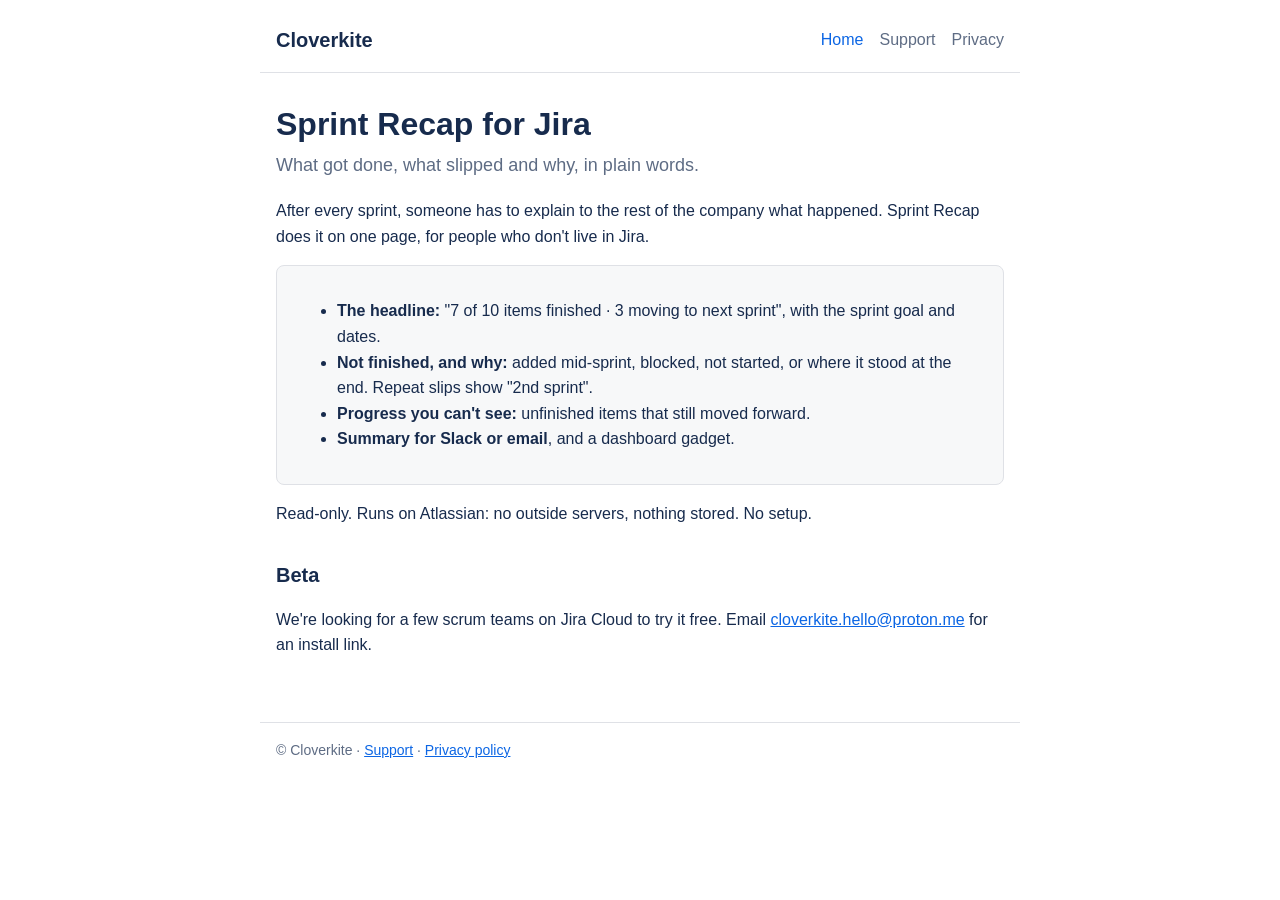
<file: index.html>
<!doctype html>
<html lang="en">
<head>
  <meta charset="utf-8">
  <meta name="viewport" content="width=device-width, initial-scale=1">
  <title>Cloverkite</title>
  <meta name="description" content="Cloverkite makes Sprint Recap, a Jira Cloud app that explains each sprint in plain language.">
  <link rel="stylesheet" href="style.css">
</head>
<body>
  <header>
    <a class="brand" href="./">Cloverkite</a>
    <nav><a href="./" aria-current="page">Home</a><a href="support.html">Support</a><a href="privacy.html">Privacy</a></nav>
  </header>
  <main>
    <h1>Sprint Recap for Jira</h1>
    <p class="lead">What got done, what slipped and why, in plain words.</p>
    <p>After every sprint, someone has to explain to the rest of the company what happened. Sprint Recap does it on one page, for people who don't live in Jira.</p>
    <div class="card">
      <ul>
        <li><strong>The headline:</strong> "7 of 10 items finished · 3 moving to next sprint", with the sprint goal and dates.</li>
        <li><strong>Not finished, and why:</strong> added mid-sprint, blocked, not started, or where it stood at the end. Repeat slips show "2nd sprint".</li>
        <li><strong>Progress you can't see:</strong> unfinished items that still moved forward.</li>
        <li><strong>Summary for Slack or email</strong>, and a dashboard gadget.</li>
      </ul>
    </div>
    <p>Read-only. Runs on Atlassian: no outside servers, nothing stored. No setup.</p>
    <h2>Beta</h2>
    <p>We're looking for a few scrum teams on Jira Cloud to try it free. Email <a href="mailto:cloverkite.hello@proton.me">cloverkite.hello@proton.me</a> for an install link.</p>
  </main>
  <footer>© Cloverkite · <a href="support.html">Support</a> · <a href="privacy.html">Privacy policy</a></footer>
</body>
</html>
</file>
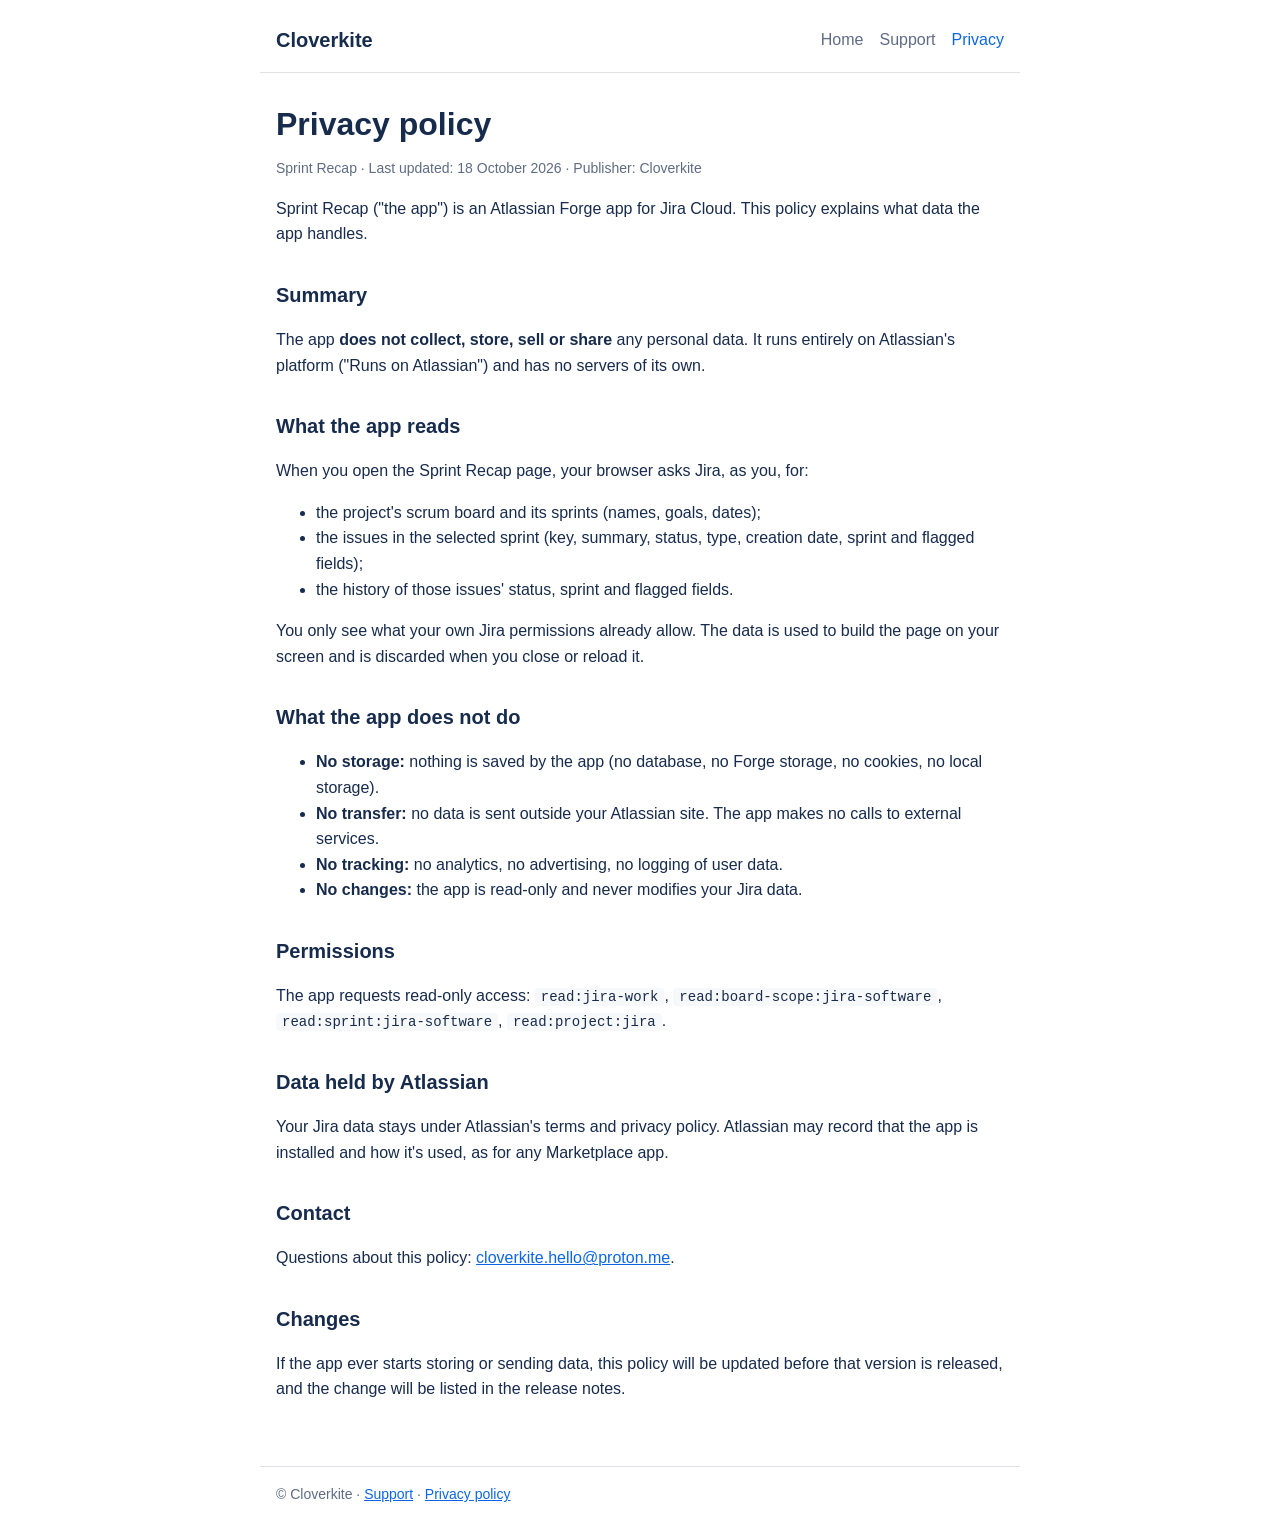
<file: privacy.html>
<!doctype html>
<html lang="en">
<head>
  <meta charset="utf-8">
  <meta name="viewport" content="width=device-width, initial-scale=1">
  <title>Privacy Policy · Cloverkite</title>
  <meta name="description" content="Privacy policy for Sprint Recap, a Jira Cloud app by Cloverkite.">
  <link rel="stylesheet" href="style.css">
</head>
<body>
  <header>
    <a class="brand" href="./">Cloverkite</a>
    <nav><a href="./">Home</a><a href="support.html">Support</a><a href="privacy.html" aria-current="page">Privacy</a></nav>
  </header>
  <main>
    <h1>Privacy policy</h1>
    <p class="meta">Sprint Recap · Last updated: 18 October 2026 · Publisher: Cloverkite</p>

    <p>Sprint Recap ("the app") is an Atlassian Forge app for Jira Cloud. This policy explains what data the app handles.</p>

    <h2>Summary</h2>
    <p>The app <strong>does not collect, store, sell or share</strong> any personal data. It runs entirely on Atlassian's platform ("Runs on Atlassian") and has no servers of its own.</p>

    <h2>What the app reads</h2>
    <p>When you open the Sprint Recap page, your browser asks Jira, as you, for:</p>
    <ul>
      <li>the project's scrum board and its sprints (names, goals, dates);</li>
      <li>the issues in the selected sprint (key, summary, status, type, creation date, sprint and flagged fields);</li>
      <li>the history of those issues' status, sprint and flagged fields.</li>
    </ul>
    <p>You only see what your own Jira permissions already allow. The data is used to build the page on your screen and is discarded when you close or reload it.</p>

    <h2>What the app does not do</h2>
    <ul>
      <li><strong>No storage:</strong> nothing is saved by the app (no database, no Forge storage, no cookies, no local storage).</li>
      <li><strong>No transfer:</strong> no data is sent outside your Atlassian site. The app makes no calls to external services.</li>
      <li><strong>No tracking:</strong> no analytics, no advertising, no logging of user data.</li>
      <li><strong>No changes:</strong> the app is read-only and never modifies your Jira data.</li>
    </ul>

    <h2>Permissions</h2>
    <p>The app requests read-only access: <code>read:jira-work</code>, <code>read:board-scope:jira-software</code>, <code>read:sprint:jira-software</code>, <code>read:project:jira</code>.</p>

    <h2>Data held by Atlassian</h2>
    <p>Your Jira data stays under Atlassian's terms and privacy policy. Atlassian may record that the app is installed and how it's used, as for any Marketplace app.</p>

    <h2>Contact</h2>
    <p>Questions about this policy: <a href="mailto:cloverkite.hello@proton.me">cloverkite.hello@proton.me</a>.</p>

    <h2>Changes</h2>
    <p>If the app ever starts storing or sending data, this policy will be updated before that version is released, and the change will be listed in the release notes.</p>
  </main>
  <footer>© Cloverkite · <a href="support.html">Support</a> · <a href="privacy.html">Privacy policy</a></footer>
</body>
</html>
</file>
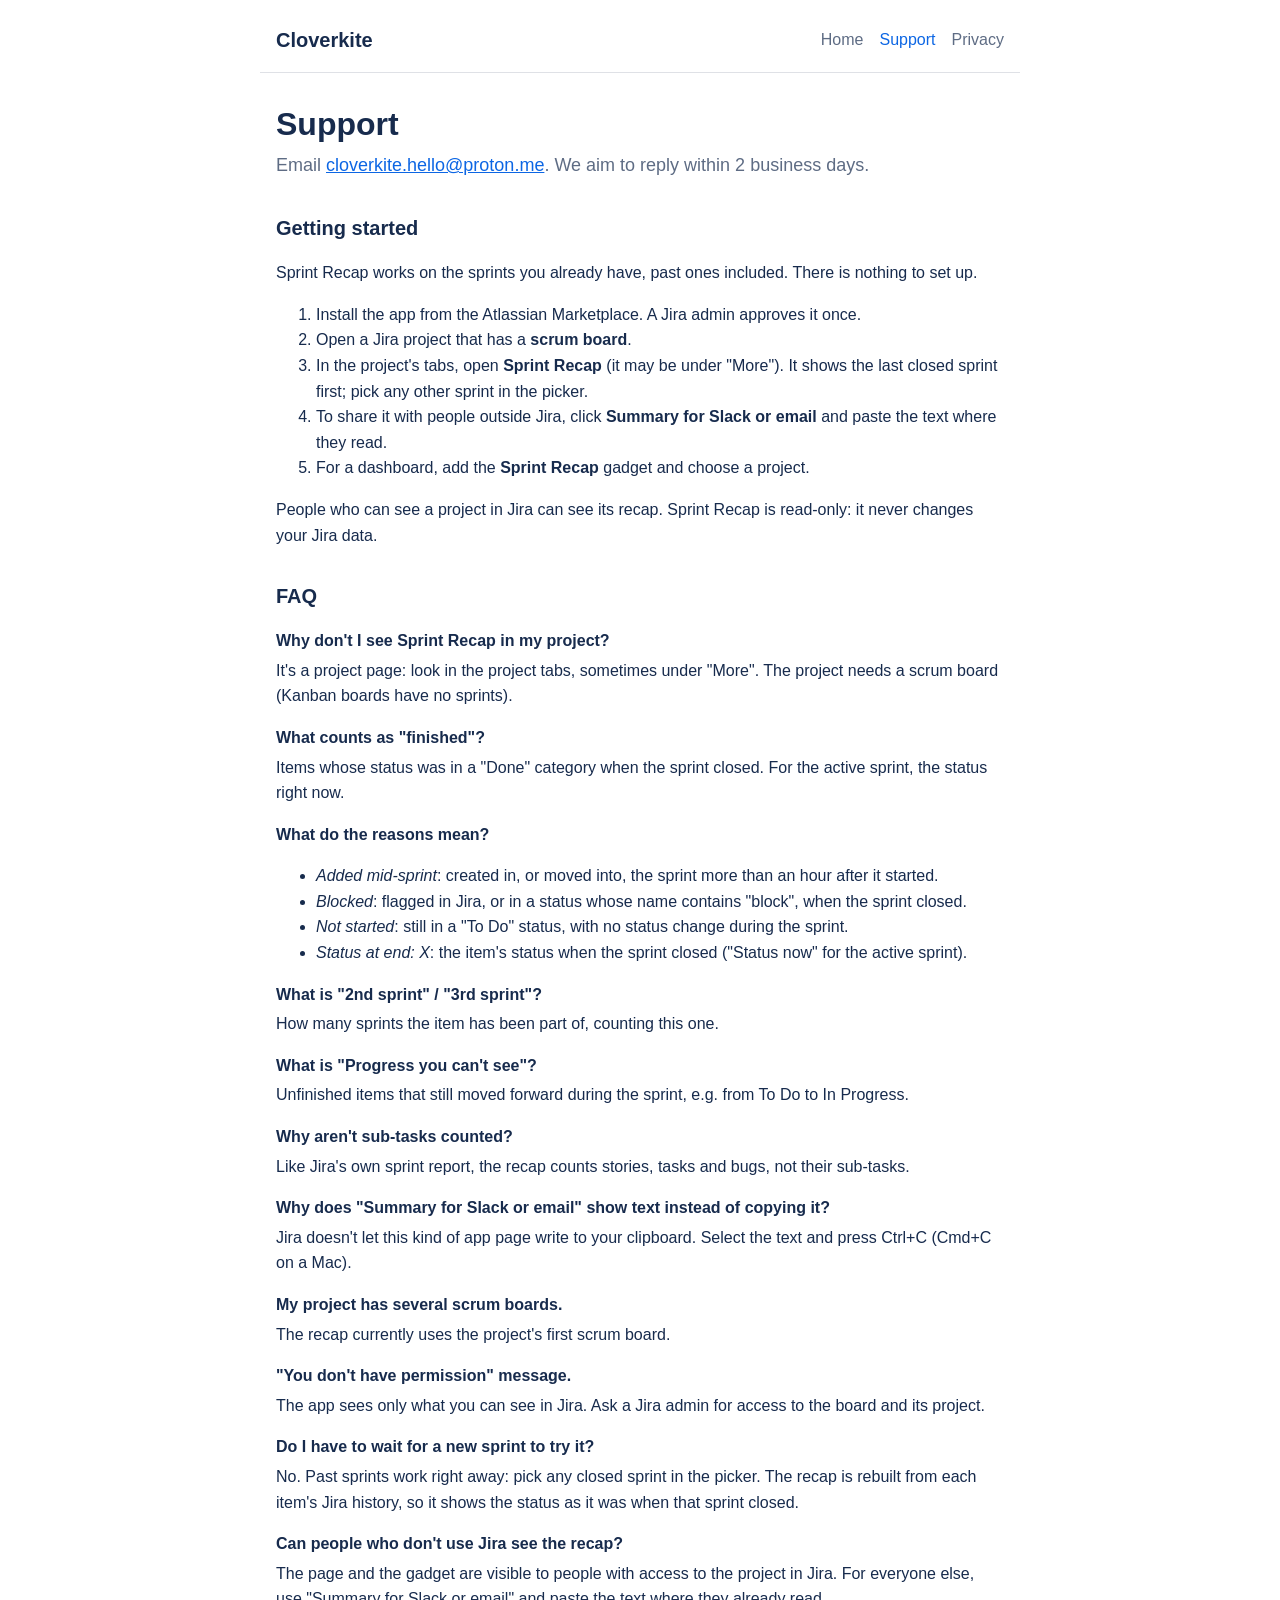
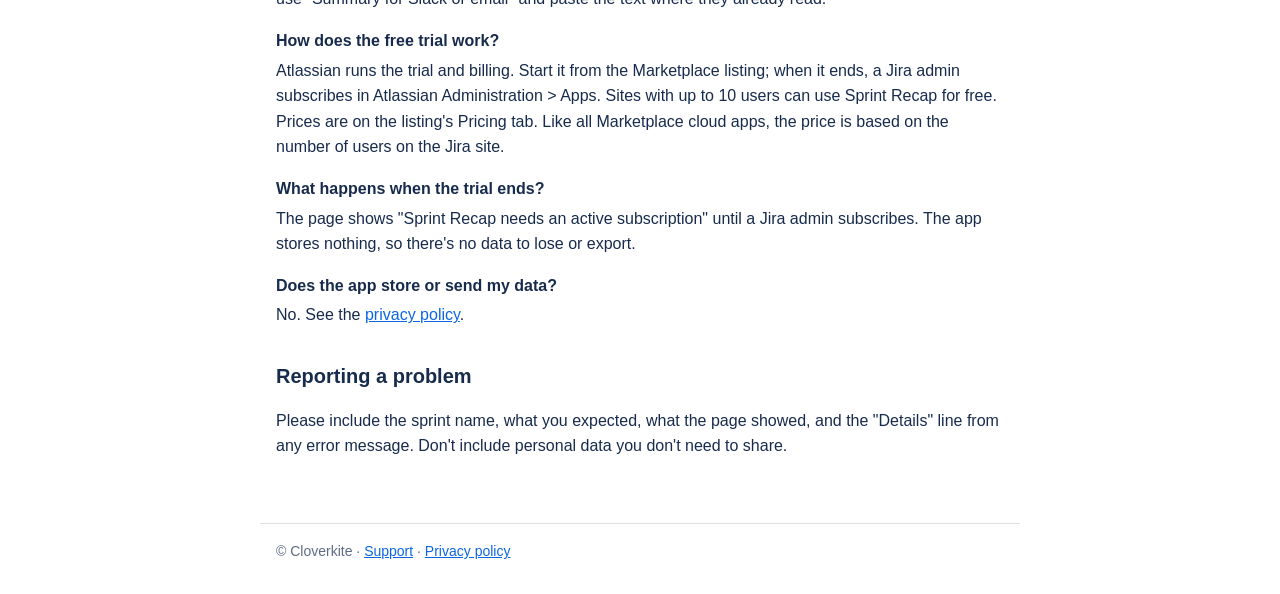
<file: support.html>
<!doctype html>
<html lang="en">
<head>
  <meta charset="utf-8">
  <meta name="viewport" content="width=device-width, initial-scale=1">
  <title>Support · Cloverkite</title>
  <meta name="description" content="Help and contact for Sprint Recap, a Jira Cloud app by Cloverkite.">
  <link rel="stylesheet" href="style.css">
</head>
<body>
  <header>
    <a class="brand" href="./">Cloverkite</a>
    <nav><a href="./">Home</a><a href="support.html" aria-current="page">Support</a><a href="privacy.html">Privacy</a></nav>
  </header>
  <main>
    <h1>Support</h1>
    <p class="lead">Email <a href="mailto:cloverkite.hello@proton.me">cloverkite.hello@proton.me</a>. We aim to reply within 2 business days.</p>

    <h2>Getting started</h2>
    <p>Sprint Recap works on the sprints you already have, past ones included. There is nothing to set up.</p>
    <ol>
      <li>Install the app from the Atlassian Marketplace. A Jira admin approves it once.</li>
      <li>Open a Jira project that has a <strong>scrum board</strong>.</li>
      <li>In the project's tabs, open <strong>Sprint Recap</strong> (it may be under "More"). It shows the last closed sprint first; pick any other sprint in the picker.</li>
      <li>To share it with people outside Jira, click <strong>Summary for Slack or email</strong> and paste the text where they read.</li>
      <li>For a dashboard, add the <strong>Sprint Recap</strong> gadget and choose a project.</li>
    </ol>
    <p>People who can see a project in Jira can see its recap. Sprint Recap is read-only: it never changes your Jira data.</p>

    <h2>FAQ</h2>
    <dl>
      <dt>Why don't I see Sprint Recap in my project?</dt>
      <dd>It's a project page: look in the project tabs, sometimes under "More". The project needs a scrum board (Kanban boards have no sprints).</dd>

      <dt>What counts as "finished"?</dt>
      <dd>Items whose status was in a "Done" category when the sprint closed. For the active sprint, the status right now.</dd>

      <dt>What do the reasons mean?</dt>
      <dd>
        <ul>
          <li><em>Added mid-sprint</em>: created in, or moved into, the sprint more than an hour after it started.</li>
          <li><em>Blocked</em>: flagged in Jira, or in a status whose name contains "block", when the sprint closed.</li>
          <li><em>Not started</em>: still in a "To Do" status, with no status change during the sprint.</li>
          <li><em>Status at end: X</em>: the item's status when the sprint closed ("Status now" for the active sprint).</li>
        </ul>
      </dd>

      <dt>What is "2nd sprint" / "3rd sprint"?</dt>
      <dd>How many sprints the item has been part of, counting this one.</dd>

      <dt>What is "Progress you can't see"?</dt>
      <dd>Unfinished items that still moved forward during the sprint, e.g. from To Do to In Progress.</dd>

      <dt>Why aren't sub-tasks counted?</dt>
      <dd>Like Jira's own sprint report, the recap counts stories, tasks and bugs, not their sub-tasks.</dd>

      <dt>Why does "Summary for Slack or email" show text instead of copying it?</dt>
      <dd>Jira doesn't let this kind of app page write to your clipboard. Select the text and press Ctrl+C (Cmd+C on a Mac).</dd>

      <dt>My project has several scrum boards.</dt>
      <dd>The recap currently uses the project's first scrum board.</dd>

      <dt>"You don't have permission" message.</dt>
      <dd>The app sees only what you can see in Jira. Ask a Jira admin for access to the board and its project.</dd>

      <dt>Do I have to wait for a new sprint to try it?</dt>
      <dd>No. Past sprints work right away: pick any closed sprint in the picker. The recap is rebuilt from each item's Jira history, so it shows the status as it was when that sprint closed.</dd>

      <dt>Can people who don't use Jira see the recap?</dt>
      <dd>The page and the gadget are visible to people with access to the project in Jira. For everyone else, use "Summary for Slack or email" and paste the text where they already read.</dd>

      <dt>How does the free trial work?</dt>
      <dd>Atlassian runs the trial and billing. Start it from the Marketplace listing; when it ends, a Jira admin subscribes in Atlassian Administration &gt; Apps. Sites with up to 10 users can use Sprint Recap for free. Prices are on the listing's Pricing tab. Like all Marketplace cloud apps, the price is based on the number of users on the Jira site.</dd>

      <dt>What happens when the trial ends?</dt>
      <dd>The page shows "Sprint Recap needs an active subscription" until a Jira admin subscribes. The app stores nothing, so there's no data to lose or export.</dd>

      <dt>Does the app store or send my data?</dt>
      <dd>No. See the <a href="privacy.html">privacy policy</a>.</dd>
    </dl>

    <h2>Reporting a problem</h2>
    <p>Please include the sprint name, what you expected, what the page showed, and the "Details" line from any error message. Don't include personal data you don't need to share.</p>
  </main>
  <footer>© Cloverkite · <a href="support.html">Support</a> · <a href="privacy.html">Privacy policy</a></footer>
</body>
</html>
</file>
<file: style.css>
:root {
  --bg: #ffffff;
  --text: #172b4d;
  --muted: #5e6c84;
  --accent: #0c66e4;
  --line: #dfe1e6;
  --card: #f7f8f9;
}
@media (prefers-color-scheme: dark) {
  :root {
    --bg: #1d2125;
    --text: #dee4ea;
    --muted: #9fadbc;
    --accent: #579dff;
    --line: #38414a;
    --card: #22272b;
  }
}
* { box-sizing: border-box; }
body {
  margin: 0;
  background: var(--bg);
  color: var(--text);
  font: 16px/1.6 -apple-system, BlinkMacSystemFont, "Segoe UI", Roboto, Helvetica, Arial, sans-serif;
}
header, main, footer { max-width: 760px; margin: 0 auto; padding: 0 16px; }
header { display: flex; align-items: center; justify-content: space-between; gap: 16px; padding-top: 24px; padding-bottom: 16px; border-bottom: 1px solid var(--line); flex-wrap: wrap; }
.brand { font-weight: 700; font-size: 20px; color: var(--text); text-decoration: none; }
nav a { margin-left: 16px; color: var(--muted); text-decoration: none; }
nav a:first-child { margin-left: 0; }
nav a:hover, nav a[aria-current="page"] { color: var(--accent); }
main { padding-top: 32px; padding-bottom: 48px; }
h1 { font-size: 32px; line-height: 1.2; margin: 0 0 8px; }
h2 { font-size: 20px; margin: 32px 0 8px; }
.lead { font-size: 18px; color: var(--muted); margin-top: 0; }
.meta { color: var(--muted); font-size: 14px; }
a { color: var(--accent); }
code { background: var(--card); padding: 1px 6px; border-radius: 4px; font-size: 14px; }
.card { background: var(--card); border: 1px solid var(--line); border-radius: 8px; padding: 16px 20px; margin: 16px 0; }
dt { font-weight: 600; margin-top: 16px; }
dd { margin: 4px 0 0; }
footer { padding-top: 16px; padding-bottom: 32px; border-top: 1px solid var(--line); color: var(--muted); font-size: 14px; }
</file>
